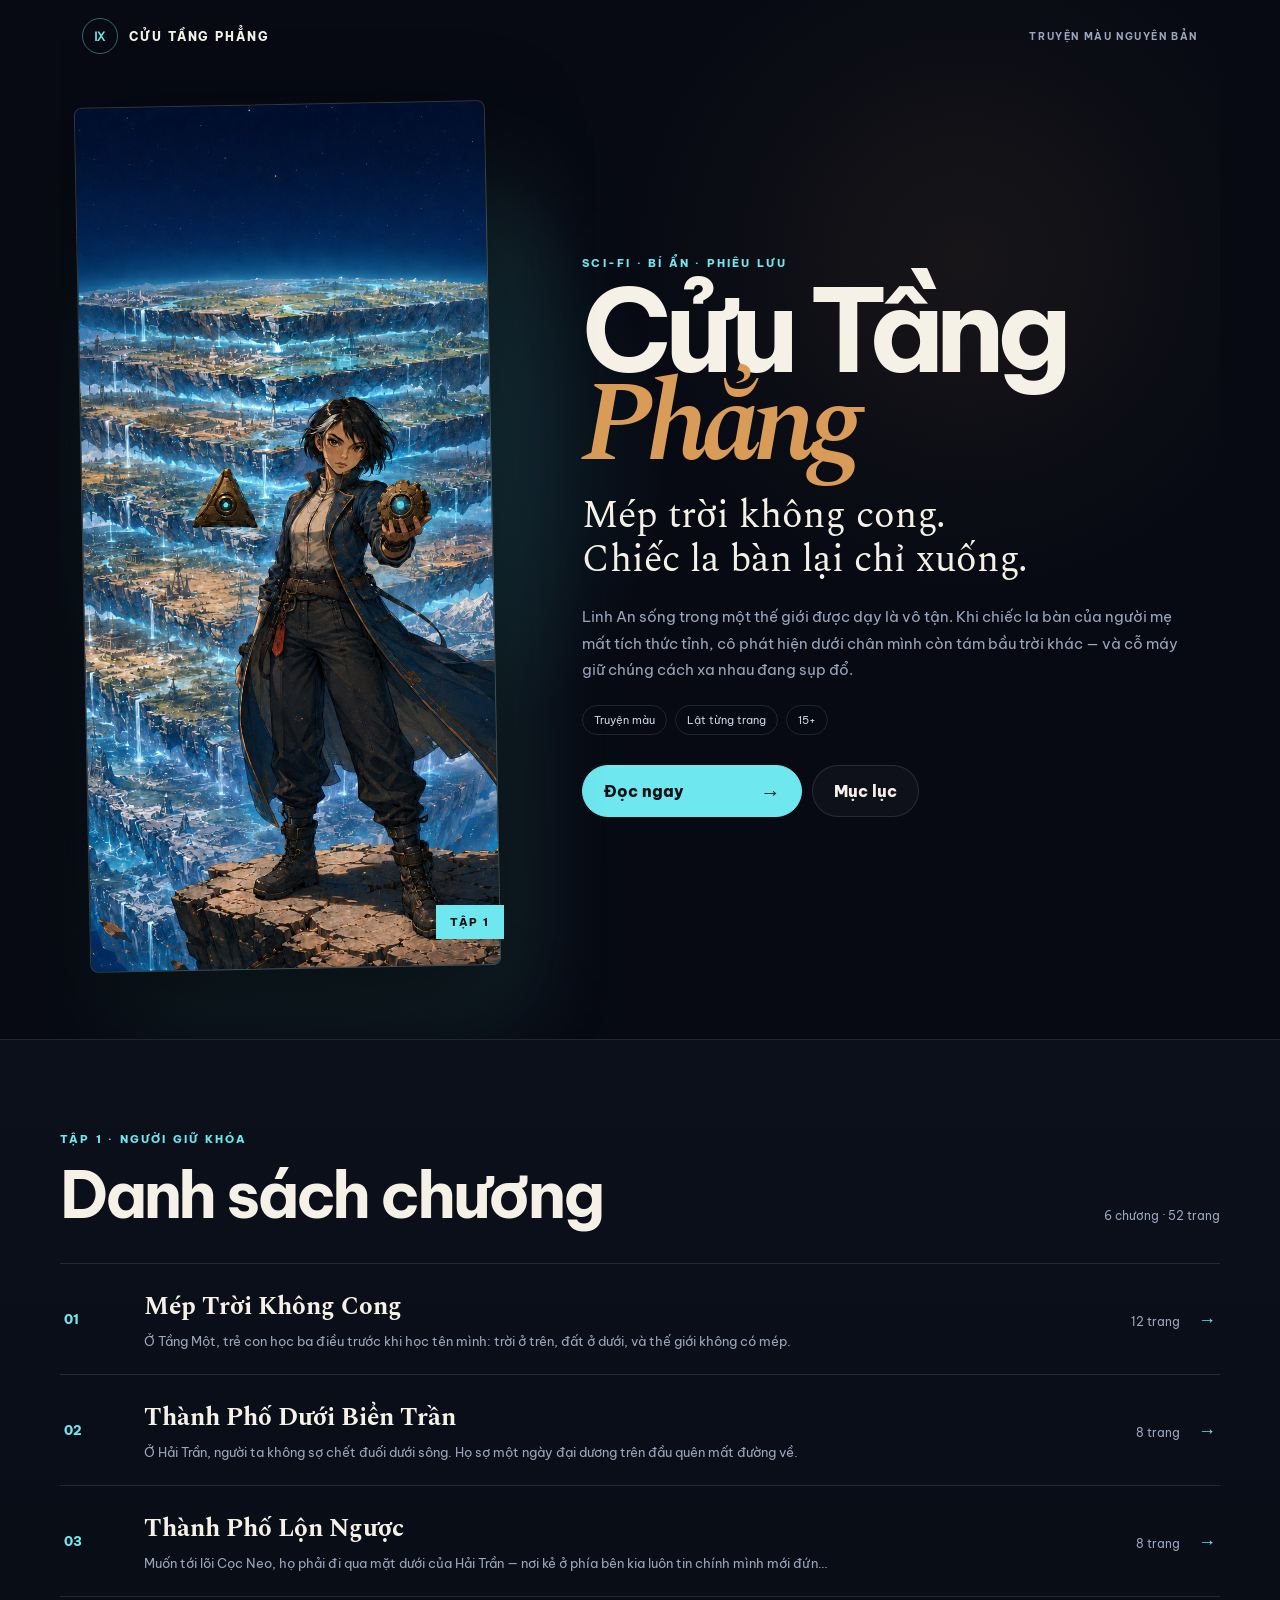
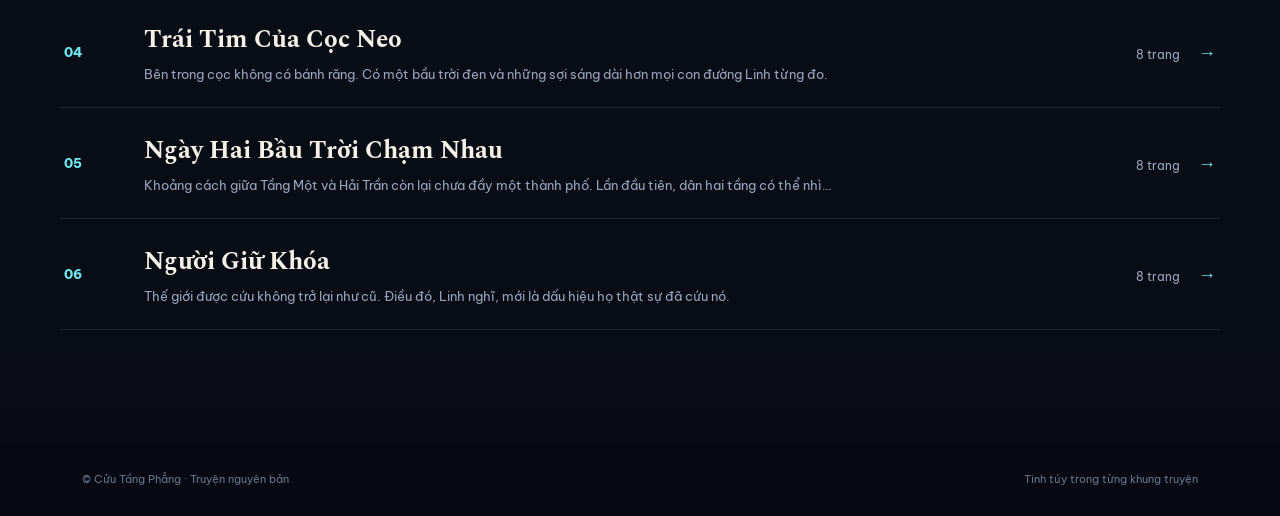
<file: index.html>
<!doctype html>
<html lang="vi">
<head>
  <meta charset="utf-8">
  <meta name="viewport" content="width=device-width, initial-scale=1, viewport-fit=cover">
  <meta name="theme-color" content="#070a13">
  <meta name="description" content="Đọc Cửu Tầng Phẳng — truyện tranh khoa học viễn tưởng màu về một thế giới gồm chín mặt phẳng chồng lên nhau.">
  <meta property="og:title" content="Cửu Tầng Phẳng — Tập 1">
  <meta property="og:description" content="Mép trời không cong. Chiếc la bàn lại chỉ xuống.">
  <meta property="og:image" content="cuu-tang-phang/assets/cover-webtoon.jpg">
  <title>Cửu Tầng Phẳng — Đọc truyện online</title>
  <link rel="preconnect" href="https://fonts.googleapis.com">
  <link rel="preconnect" href="https://fonts.gstatic.com" crossorigin>
  <link href="https://fonts.googleapis.com/css2?family=Be+Vietnam+Pro:wght@400;500;600;700;800&family=Spectral:ital,wght@0,600;1,600&display=swap" rel="stylesheet">
  <link rel="stylesheet" href="styles.css?v=reader-20260811-1">
</head>
<body>
  <header class="site-header">
    <a class="brand" href="#top" aria-label="Cửu Tầng Phẳng">
      <span class="brand-mark">Ⅸ</span>
      <span>CỬU TẦNG PHẲNG</span>
    </a>
    <span class="release-pill">TRUYỆN MÀU NGUYÊN BẢN</span>
  </header>

  <main id="top">
    <section class="series-hero" aria-labelledby="storyTitle">
      <div class="hero-atmosphere"></div>
      <div class="cover-frame">
        <img class="cover" src="cuu-tang-phang/assets/cover-webtoon.jpg" onerror="this.src='cuu-tang-phang/assets/cover.jpg'" alt="Bìa truyện Cửu Tầng Phẳng">
        <span class="cover-volume">TẬP 1</span>
      </div>
      <div class="series-copy">
        <p class="eyebrow">SCI-FI · BÍ ẨN · PHIÊU LƯU</p>
        <h1 id="storyTitle">Cửu Tầng <em>Phẳng</em></h1>
        <p class="tagline">Mép trời không cong.<br>Chiếc la bàn lại chỉ xuống.</p>
        <p class="synopsis">Linh An sống trong một thế giới được dạy là vô tận. Khi chiếc la bàn của người mẹ mất tích thức tỉnh, cô phát hiện dưới chân mình còn tám bầu trời khác — và cỗ máy giữ chúng cách xa nhau đang sụp đổ.</p>
        <div class="series-meta" aria-label="Thông tin truyện">
          <span>Truyện màu</span><span>Lật từng trang</span><span>15+</span>
        </div>
        <div class="hero-actions">
          <button class="read-cta" id="readButton" type="button">
            <span id="readButtonLabel">Đọc ngay</span><b aria-hidden="true">→</b>
          </button>
          <button class="quiet-button" id="chaptersButton" type="button">Mục lục</button>
        </div>
      </div>
    </section>

    <section class="episode-section" id="episodes" aria-labelledby="episodesTitle">
      <div class="section-heading">
        <div><p class="eyebrow">TẬP 1 · NGƯỜI GIỮ KHÓA</p><h2 id="episodesTitle">Danh sách chương</h2></div>
        <p id="releaseStatus">Đang phát hành</p>
      </div>
      <div class="episode-list" id="episodeList"></div>
    </section>
  </main>

  <footer class="site-footer">
    <span>© Cửu Tầng Phẳng · Truyện nguyên bản</span>
    <span>Tinh túy trong từng khung truyện</span>
  </footer>

  <section class="reader-overlay" id="readerOverlay" hidden aria-label="Trình đọc Cửu Tầng Phẳng">
    <div class="reader-progress-track" aria-hidden="true"><span id="readerProgressBar"></span></div>

    <div class="reader-viewport" id="readerViewport" tabindex="0">
      <article class="comic" id="comic" aria-live="polite"></article>
      <div class="chapter-end" id="chapterEnd" hidden>
        <span>ĐÃ ĐỌC ĐẾN TRANG MỚI NHẤT</span>
        <strong>Hẹn gặp lại ở trang tiếp theo.</strong>
        <button id="backToSeries" type="button">Về trang truyện</button>
      </div>
    </div>

    <nav class="reader-bottom" id="readerBottom" aria-label="Điều khiển trình đọc">
      <button class="reader-control reader-exit" id="exitReader" type="button" aria-label="Thoát trình đọc" title="Thoát">←</button>
      <button class="reader-control" id="prevPage" type="button" aria-label="Trang trước" title="Trang trước">‹</button>
      <span class="reader-status">
        <strong id="pageCounter" aria-live="polite">Trang 1 / 1</strong>
        <small id="readerChapterTitle">Chương 1</small>
      </span>
      <button class="reader-control" id="nextPage" type="button" aria-label="Trang sau" title="Trang sau">›</button>
      <button class="reader-control reader-menu" id="readerContents" type="button" aria-label="Mở mục lục" title="Mục lục">☰</button>
    </nav>

    <aside class="reader-drawer" id="readerDrawer" aria-hidden="true" aria-label="Mục lục">
      <div class="drawer-heading"><div><span>TẬP 1</span><strong>Người giữ khóa</strong></div><button id="closeDrawer" type="button" aria-label="Đóng mục lục">×</button></div>
      <div id="drawerChapters" class="drawer-chapters"></div>
    </aside>
    <button class="reader-scrim" id="readerScrim" type="button" hidden aria-label="Đóng mục lục"></button>
  </section>

  <script src="story-data.js?v=story-52"></script>
  <script src="app.js?v=reader-20260811-1"></script>
</body>
</html>
</file>
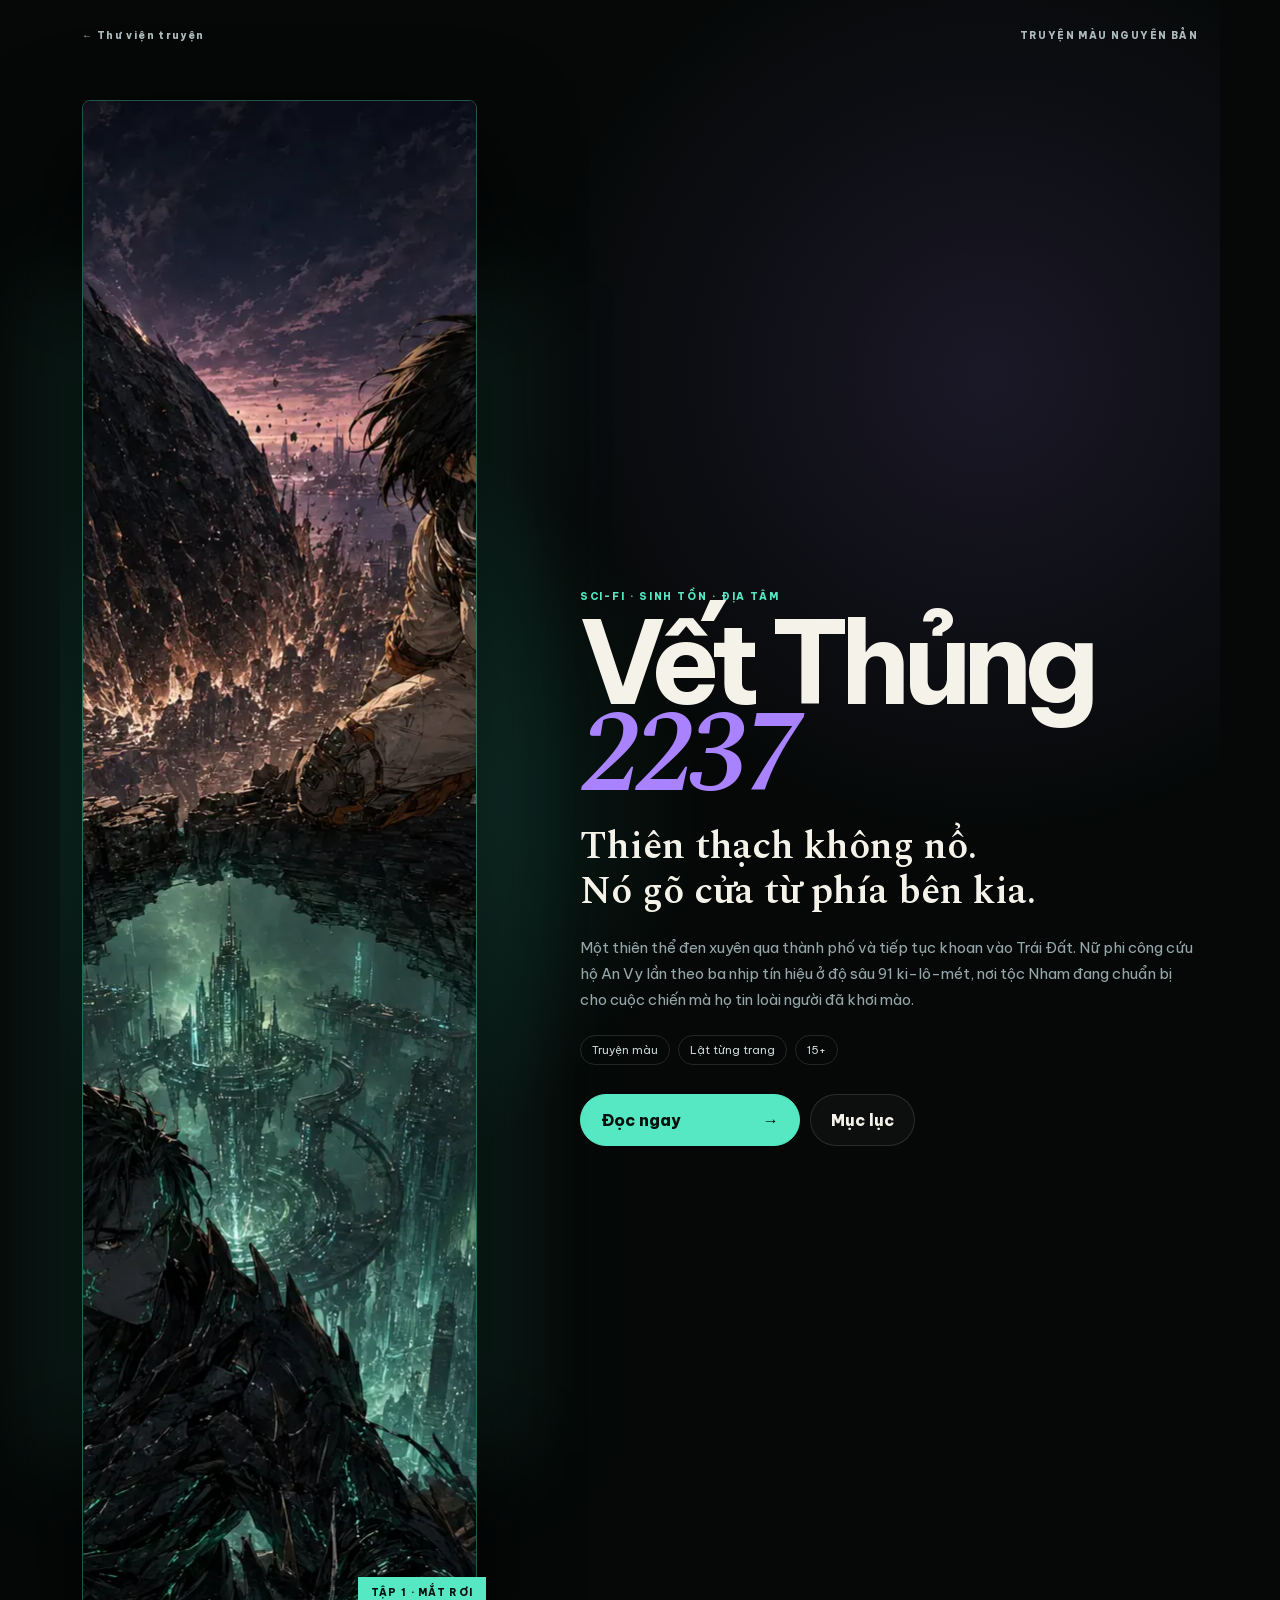
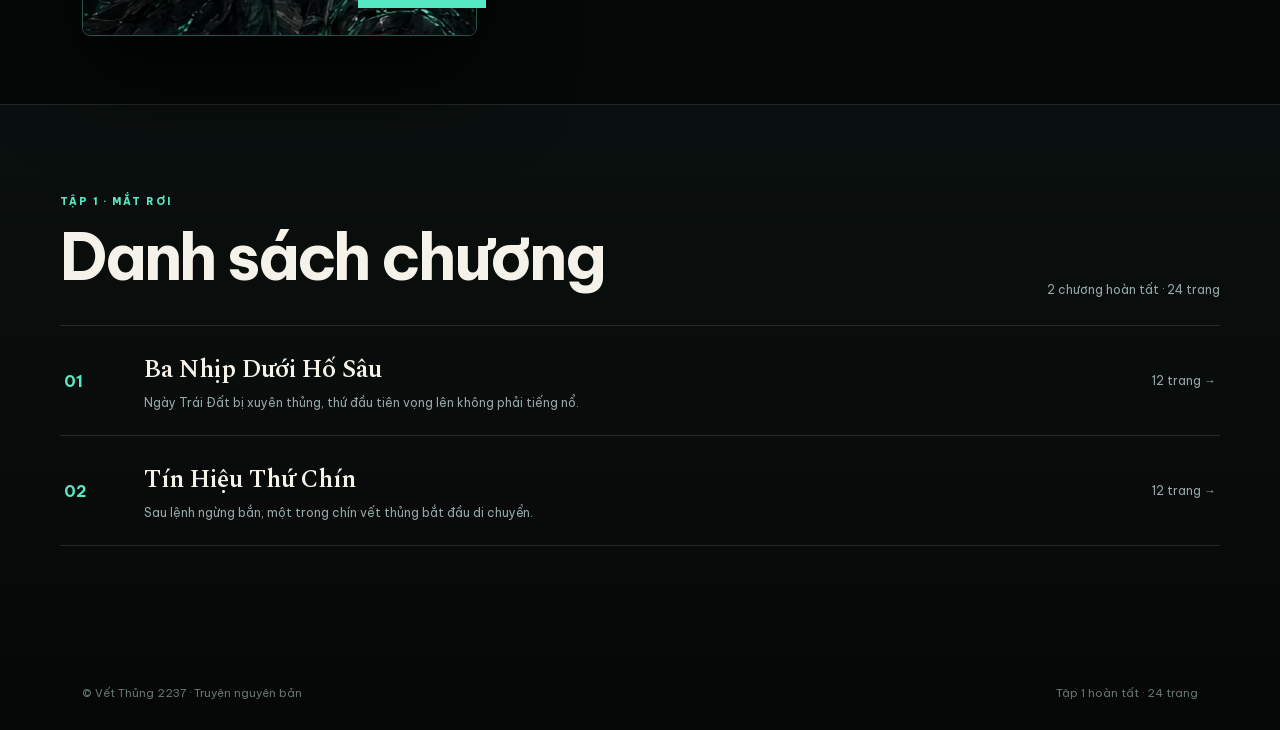
<file: vet-thung-2237/index.html>
<!doctype html>
<html lang="vi">
<head>
  <meta charset="utf-8">
  <meta name="viewport" content="width=device-width, initial-scale=1, viewport-fit=cover">
  <meta http-equiv="Content-Security-Policy" content="default-src 'self'; base-uri 'self'; object-src 'none'; form-action 'self'; frame-src 'none'; connect-src 'self'; img-src 'self' data:; font-src 'self'; style-src 'self' 'unsafe-inline'; script-src 'self' 'sha256-JNAB8aAT7MXeNVJi74yA/XBd9LO7FicerxfUnE+mvEQ='; worker-src 'self'; upgrade-insecure-requests">
  <meta name="theme-color" content="#050807">
  <meta name="mobile-web-app-capable" content="yes">
  <meta name="apple-mobile-web-app-capable" content="yes">
  <meta name="apple-mobile-web-app-status-bar-style" content="black-translucent">
  <meta name="apple-mobile-web-app-title" content="Vết Thủng 2237">
  <meta name="robots" content="index,follow,max-image-preview:large">
  <meta name="description" content="Đọc trọn Tập 1 Vết Thủng 2237 — 24 trang truyện màu về An Vy, tộc Nham và thiên thể xuyên thủng Trái Đất.">
  <link rel="canonical" href="https://tupm96.github.io/truyen/vet-thung-2237/">
  <link rel="home" href="../">
  <link rel="manifest" href="manifest.webmanifest?v=volume-01-complete-20260813">
  <link rel="icon" href="assets/icon-192.svg?v=pwa-20260812" type="image/svg+xml" sizes="192x192">
  <link rel="apple-touch-icon" href="assets/icon-192.png?v=pwa-20260812" sizes="192x192">
  <link rel="preload" as="image" type="image/webp" href="assets/cover.webp?v=cover-20260812" fetchpriority="high">
  <meta property="og:type" content="website">
  <meta property="og:locale" content="vi_VN">
  <meta property="og:site_name" content="Thư viện truyện TUPM96">
  <meta property="og:title" content="Vết Thủng 2237 — Tập 1: Mắt Rơi">
  <meta property="og:description" content="Đọc trọn Tập 1 gồm 2 chương, 24 trang: An Vy và Kha-Ruun lần theo tín hiệu thứ chín dưới Thái Bình Dương.">
  <meta property="og:url" content="https://tupm96.github.io/truyen/vet-thung-2237/">
  <meta property="og:image" content="https://tupm96.github.io/truyen/vet-thung-2237/assets/share-cover.jpg">
  <meta property="og:image:secure_url" content="https://tupm96.github.io/truyen/vet-thung-2237/assets/share-cover.jpg">
  <meta property="og:image:type" content="image/jpeg">
  <meta property="og:image:width" content="1200">
  <meta property="og:image:height" content="630">
  <meta property="og:image:alt" content="Bìa Vết Thủng 2237 với An Vy, Kha-Ruun và Nham Cung">
  <meta name="twitter:card" content="summary_large_image">
  <meta name="twitter:title" content="Vết Thủng 2237 — Tập 1: Mắt Rơi">
  <meta name="twitter:description" content="Đọc trọn Tập 1 gồm 2 chương, 24 trang truyện màu khoa học viễn tưởng.">
  <meta name="twitter:image" content="https://tupm96.github.io/truyen/vet-thung-2237/assets/share-cover.jpg">
  <meta name="twitter:image:alt" content="Bìa Vết Thủng 2237 với An Vy, Kha-Ruun và Nham Cung">
  <title>Vết Thủng 2237 — Tập 1: Mắt Rơi</title>
  <script type="application/ld+json">
    {
      "@context": "https://schema.org",
      "@type": "ComicStory",
      "name": "Vết Thủng 2237 — Tập 1: Mắt Rơi",
      "description": "Tập truyện màu 24 trang về thiên thể Mắt Rơi xuyên thủng Trái Đất và cuộc xung đột giữa loài người với tộc Nham.",
      "url": "https://tupm96.github.io/truyen/vet-thung-2237/",
      "image": "https://tupm96.github.io/truyen/vet-thung-2237/assets/share-cover.jpg",
      "inLanguage": "vi",
      "genre": ["Khoa học viễn tưởng", "Sinh tồn", "Địa tâm"],
      "contentRating": "15+",
      "isAccessibleForFree": true,
      "creativeWorkStatus": "Published",
      "position": 1,
      "isPartOf": {"@type": "CreativeWorkSeries", "name": "Tập 1 — Mắt Rơi"},
      "character": [
        {"@type": "Person", "name": "An Vy"},
        {"@type": "Person", "name": "Kha-Ruun"}
      ]
    }
  </script>
  <link rel="stylesheet" href="styles.css?v=reader-share-capability-20260812">
</head>
<body>
  <header class="site-header">
    <a class="back-link" href="../" rel="home">← Thư viện truyện</a>
    <span>TRUYỆN MÀU NGUYÊN BẢN</span>
  </header>

  <main>
    <section class="hero">
      <div class="cover-wrap">
        <picture><source srcset="assets/cover.webp?v=cover-20260812" type="image/webp"><img src="assets/cover.png" alt="Bìa Vết Thủng 2237" width="1024" height="1536" decoding="async" fetchpriority="high"></picture>
        <span>TẬP 1 · MẮT RƠI</span>
      </div>
      <div class="hero-copy">
        <p class="eyebrow">SCI-FI · SINH TỒN · ĐỊA TÂM</p>
        <h1>Vết Thủng <em>2237</em></h1>
        <p class="tagline">Thiên thạch không nổ.<br>Nó gõ cửa từ phía bên kia.</p>
        <p class="synopsis">Một thiên thể đen xuyên qua thành phố và tiếp tục khoan vào Trái Đất. Nữ phi công cứu hộ An Vy lần theo ba nhịp tín hiệu ở độ sâu 91 ki-lô-mét, nơi tộc Nham đang chuẩn bị cho cuộc chiến mà họ tin loài người đã khơi mào.</p>
        <div class="meta"><span>Truyện màu</span><span>Lật từng trang</span><span>15+</span></div>
        <div class="actions">
          <button id="readButton" type="button"><span id="readLabel">Đọc ngay</span><b>→</b></button>
          <a href="#chapters">Mục lục</a>
        </div>
      </div>
    </section>

    <section class="chapters" id="chapters">
      <div class="chapter-heading"><div><p class="eyebrow">TẬP 1 · MẮT RƠI</p><h2>Danh sách chương</h2></div><span id="releaseStatus"></span></div>
      <button class="chapter-row" type="button" data-start-page="1"><b>01</b><span><strong>Ba Nhịp Dưới Hố Sâu</strong><small>Ngày Trái Đất bị xuyên thủng, thứ đầu tiên vọng lên không phải tiếng nổ.</small></span><i data-chapter-pages>12 trang →</i></button>
      <button class="chapter-row" type="button" data-start-page="13"><b>02</b><span><strong>Tín Hiệu Thứ Chín</strong><small>Sau lệnh ngừng bắn, một trong chín vết thủng bắt đầu di chuyển.</small></span><i data-chapter-pages>12 trang →</i></button>
    </section>
  </main>

  <footer><span>© Vết Thủng 2237 · Truyện nguyên bản</span><span>Tập 1 hoàn tất · 24 trang</span></footer>

  <section class="reader" id="reader" hidden role="dialog" aria-modal="true" aria-labelledby="readerTitle" aria-describedby="readerInstructions">
    <h2 class="sr-only" id="readerTitle">Trình đọc Vết Thủng 2237</h2>
    <p class="sr-only" id="readerInstructions">Dùng phím mũi tên trái và phải để lật trang, phím Home và End để về đầu hoặc cuối chương, phím Escape để thoát.</p>
    <div class="progress"><span id="progressBar"></span></div>
    <div class="reader-stage" id="readerStage" tabindex="0">
      <article id="comic"></article>
      <button class="tap-zone tap-left" id="tapLeft" type="button" tabindex="-1" aria-hidden="true" aria-label="Trang trước"></button>
      <button class="tap-zone tap-right" id="tapRight" type="button" tabindex="-1" aria-hidden="true" aria-label="Trang sau"></button>
    </div>
    <nav class="reader-nav" id="readerNav" aria-label="Điều khiển đọc truyện">
      <button id="closeReader" type="button" aria-label="Thoát trình đọc">×</button>
      <button id="sharePage" type="button" aria-label="Chia sẻ trang hiện tại" title="Chia sẻ trang">↗</button>
      <button id="printPage" type="button" aria-label="In hoặc lưu trang hiện tại" title="In hoặc lưu trang">⎙</button>
      <button id="prevPage" type="button" aria-label="Trang trước">‹</button>
      <span id="pageCounter" aria-live="polite" aria-label="Trang 1 trên 24">1 / 24</span>
      <button id="nextPage" type="button" aria-label="Trang sau" title="Trang sau">›</button>
      <span class="sr-only" id="shareStatus" aria-live="polite"></span>
    </nav>
  </section>

  <script src="story-data.js?v=volume-01-complete-20260813"></script>
  <script src="app.js?v=background-image-timeout-20260814"></script>
</body>
</html>
</file>
<file: styles.css>
:root {
  color-scheme: dark;
  --bg: #070a13;
  --ink: #f6f1e7;
  --muted: #9aa6bc;
  --cyan: #6ee7ef;
  --copper: #d89b58;
  --line: rgba(255,255,255,.11);
  --max: 1160px;
}

* { box-sizing: border-box; }
html { scroll-behavior: smooth; }
body { margin: 0; color: var(--ink); background: var(--bg); font-family: "Be Vietnam Pro", sans-serif; }
body.reader-open { overflow: hidden; }
button, a { color: inherit; font: inherit; }
button { cursor: pointer; }
a { text-decoration: none; }

.site-header { position: absolute; inset: 0 0 auto; z-index: 5; display: flex; align-items: center; justify-content: space-between; height: 72px; max-width: var(--max); margin: auto; padding: 0 22px; }
.brand { display: flex; align-items: center; gap: 11px; font-size: 12px; font-weight: 800; letter-spacing: .16em; }
.brand-mark { display: grid; place-items: center; width: 36px; height: 36px; color: var(--cyan); border: 1px solid rgba(110,231,239,.42); border-radius: 50%; }
.release-pill { color: var(--muted); font-size: 10px; font-weight: 700; letter-spacing: .16em; }

.series-hero { position: relative; display: grid; grid-template-columns: minmax(300px,.8fr) minmax(390px,1.2fr); align-items: center; gap: clamp(34px,7vw,96px); min-height: 100svh; max-width: var(--max); margin: auto; padding: 104px 22px 70px; overflow: hidden; }
.hero-atmosphere { position: absolute; inset: 0; z-index: -1; background: radial-gradient(circle at 24% 44%, rgba(59,211,222,.18), transparent 31%), radial-gradient(circle at 78% 25%, rgba(216,155,88,.08), transparent 28%); }
.cover-frame { position: relative; width: min(100%,420px); justify-self: center; }
.cover-frame::before { content: ""; position: absolute; inset: 9% -7% -5% 8%; z-index: -1; background: rgba(110,231,239,.17); filter: blur(48px); }
.cover { display: block; width: 100%; aspect-ratio: 864/1821; object-fit: cover; border: 1px solid rgba(255,255,255,.18); border-radius: 8px; box-shadow: 0 34px 90px rgba(0,0,0,.7); transform: rotate(-1.1deg); }
.cover-volume { position: absolute; right: -11px; bottom: 30px; padding: 10px 14px; color: #061013; background: var(--cyan); font-size: 11px; font-weight: 800; letter-spacing: .13em; }
.eyebrow { margin: 0; color: var(--cyan); font-size: 11px; font-weight: 800; letter-spacing: .2em; }
.series-copy h1 { max-width: 760px; margin: 13px 0 22px; font-size: clamp(68px,9vw,130px); line-height: .82; letter-spacing: -.07em; }
.series-copy h1 em { display: block; color: var(--copper); font-family: Spectral, serif; font-weight: 600; }
.tagline { margin: 0 0 22px; font-family: Spectral, serif; font-size: clamp(25px,3vw,40px); line-height: 1.15; }
.synopsis { max-width: 680px; color: var(--muted); font-size: 15px; line-height: 1.75; }
.series-meta { display: flex; flex-wrap: wrap; gap: 8px; margin-top: 22px; }
.series-meta span { padding: 7px 11px; color: #cbd4e4; border: 1px solid var(--line); border-radius: 999px; font-size: 11px; }
.hero-actions { display: flex; flex-wrap: wrap; gap: 10px; margin-top: 30px; }
.read-cta, .quiet-button { min-height: 52px; padding: 0 21px; border-radius: 999px; font-weight: 800; }
.read-cta { display: flex; align-items: center; justify-content: space-between; gap: 54px; min-width: 220px; color: #061013; background: var(--cyan); border: 1px solid var(--cyan); }
.read-cta b { font-size: 20px; }
.quiet-button { background: rgba(255,255,255,.03); border: 1px solid var(--line); }
.read-cta:hover { filter: brightness(1.08); }
.quiet-button:hover { border-color: rgba(110,231,239,.55); }

.new-series { display: grid; grid-template-columns: minmax(250px,.68fr) minmax(360px,1.32fr); align-items: center; gap: clamp(36px,8vw,108px); padding: 96px max(22px,calc((100vw - var(--max))/2)); background: radial-gradient(circle at 19% 50%,rgba(29,215,178,.13),transparent 28%),linear-gradient(135deg,#08100f,#0c0914 64%,#070a13); border-block: 1px solid var(--line); }
.new-series-art { position: relative; width: min(100%,360px); justify-self: center; }
.new-series-art::before { content:""; position:absolute; inset:12% -10%; z-index:0; background:rgba(34,220,188,.17); filter:blur(54px); }
.new-series-art img { position:relative; z-index:1; display:block; width:100%; aspect-ratio:2/3; object-fit:cover; border:1px solid rgba(99,242,210,.3); border-radius:8px; box-shadow:0 34px 90px rgba(0,0,0,.72); }
.new-series-art span { position:absolute; right:-10px; bottom:28px; z-index:2; padding:9px 13px; color:#05110e; background:#55e8c3; font-size:10px; font-weight:800; letter-spacing:.14em; }
.new-series-copy h2 { margin:12px 0 20px; font-size:clamp(55px,7vw,104px); line-height:.88; letter-spacing:-.065em; }
.new-series-copy h2 em { display:block; color:#a983ff; font-family:Spectral,serif; font-weight:600; }
.new-series-copy > p:not(.eyebrow,.new-series-tagline) { max-width:690px; color:var(--muted); font-size:15px; line-height:1.75; }
.new-series-tagline { margin:0 0 20px; font-family:Spectral,serif; font-size:clamp(24px,3vw,38px); line-height:1.16; }
.new-series-cta { display:inline-flex; align-items:center; justify-content:space-between; gap:54px; min-width:245px; min-height:52px; margin-top:28px; padding:0 20px; color:#06110e; background:#55e8c3; border-radius:999px; font-weight:800; }
.new-series-cta:hover { filter:brightness(1.08); }

.episode-section { padding: 92px max(22px,calc((100vw - var(--max))/2)) 112px; background: linear-gradient(180deg,#0b101b,#080b13); border-top: 1px solid var(--line); }
.section-heading { display: flex; align-items: end; justify-content: space-between; gap: 20px; margin-bottom: 28px; }
.section-heading h2 { margin: 8px 0 0; font-size: clamp(36px,5vw,64px); letter-spacing: -.05em; }
.section-heading > p { color: var(--muted); font-size: 12px; }
.episode-list { display: grid; border-top: 1px solid var(--line); }
.episode-row { display: grid; grid-template-columns: 60px 1fr auto; align-items: center; gap: 20px; width: 100%; padding: 24px 4px; text-align: left; background: transparent; border: 0; border-bottom: 1px solid var(--line); }
.episode-row:hover { background: rgba(255,255,255,.025); }
.episode-number { color: var(--cyan); font-size: 13px; font-weight: 800; }
.episode-copy { display: grid; gap: 7px; }
.episode-copy strong { font-family: Spectral,serif; font-size: 25px; }
.episode-copy small { max-width: 690px; overflow: hidden; color: var(--muted); white-space: nowrap; text-overflow: ellipsis; }
.episode-pages { color: var(--muted); font-size: 12px; }
.episode-pages b { margin-left: 15px; color: var(--cyan); font-size: 18px; }
.site-footer { display: flex; justify-content: space-between; gap: 20px; max-width: var(--max); margin: auto; padding: 30px 22px; color: #69758a; font-size: 11px; }

.reader-overlay { position: fixed; inset: 0; z-index: 100; width: 100%; height: 100dvh; color: #fff; background: #020305; overscroll-behavior: none; }
.reader-overlay[hidden] { display: none; }
.reader-progress-track { position: fixed; inset: 0 0 auto; z-index: 105; height: 3px; background: rgba(255,255,255,.08); }
.reader-progress-track span { display: block; width: 0; height: 100%; background: var(--cyan); transition: width .2s ease; }
.reader-viewport { display: grid; grid-template-rows: minmax(0,1fr); place-items: center; width: 100%; height: 100dvh; min-height: 0; padding: 4px 64px calc(82px + env(safe-area-inset-bottom)); overflow: hidden; outline: none; overscroll-behavior: none; touch-action: pan-y; user-select: none; }
.comic { display: grid; grid-template-rows: minmax(0,1fr); place-items: center; width: 100%; height: 100%; min-height: 0; margin: 0 auto; overflow: hidden; background: #020305; }
.comic-page { position: relative; display: none; place-items: center; width: 100%; height: 100%; min-height: 0; margin: 0; overflow: hidden; background: #05070b; }
.reader-overlay[data-mode="paged"] .comic-page.active-page { display: grid; place-items: center; }
.page-art { display: block; width: auto; max-width: 100%; height: auto; max-height: calc(100dvh - 90px - env(safe-area-inset-bottom)); min-height: 0; object-fit: contain; background: #05070b; box-shadow: 0 18px 70px rgba(0,0,0,.45); }
.reader-bottom { position: fixed; left: 50%; bottom: max(10px,env(safe-area-inset-bottom)); z-index: 104; display: grid; grid-template-columns: 44px 44px minmax(116px,1fr) 44px 44px; align-items: center; gap: 5px; width: min(440px,calc(100vw - 24px)); padding: 6px; background: rgba(11,15,22,.82); border: 1px solid rgba(255,255,255,.13); border-radius: 20px; box-shadow: 0 14px 50px rgba(0,0,0,.42); transform: translateX(-50%); backdrop-filter: blur(18px) saturate(1.2); transition: width .22s ease,background .22s ease,border-color .22s ease; }
.reader-bottom[hidden] { display: none; }
.reader-control { display: grid; place-items: center; width: 44px; height: 44px; padding: 0; color: #f1f5fb; background: rgba(255,255,255,.055); border: 1px solid rgba(255,255,255,.09); border-radius: 14px; font-size: 24px; line-height: 1; transition: background .16s ease,border-color .16s ease,opacity .16s ease; }
.reader-control:hover { background: rgba(110,231,239,.12); border-color: rgba(110,231,239,.38); }
.reader-control:disabled { cursor: default; opacity: .24; }
.reader-exit { font-size: 19px; }
.reader-menu { color: var(--cyan); font-size: 20px; }
.reader-status { display: grid; min-width: 0; text-align: center; pointer-events: none; }
.reader-status strong { color: #f4f7fb; font-size: 12px; font-weight: 800; white-space: nowrap; }
.reader-status small { margin-top: 3px; overflow: hidden; color: #8f9bad; font-size: 9px; white-space: nowrap; text-overflow: ellipsis; }
.controls-hidden .reader-bottom { grid-template-columns: 0 0 minmax(116px,1fr) 0 0; width: 148px; background: rgba(11,15,22,.62); border-color: rgba(255,255,255,.08); }
.controls-hidden .reader-control { width: 0; overflow: hidden; opacity: 0; pointer-events: none; border-width: 0; }
.chapter-end { width: min(100%,864px); margin: 0 auto; padding: 72px 20px calc(86px + env(safe-area-inset-bottom)); text-align: center; background: #070a10; }
.chapter-end span { display: block; color: var(--cyan); font-size: 9px; font-weight: 800; letter-spacing: .18em; }
.chapter-end strong { display: block; margin: 10px 0 24px; font-family: Spectral,serif; font-size: 28px; }
.chapter-end button { padding: 12px 18px; color: #061013; background: var(--cyan); border: 0; border-radius: 999px; font-weight: 800; }

.reader-drawer { position: fixed; inset: 0 0 0 auto; z-index: 108; width: min(410px,92vw); padding: max(24px,env(safe-area-inset-top)) 20px 28px; overflow: auto; background: #0b1019; border-left: 1px solid rgba(255,255,255,.12); transform: translateX(105%); transition: transform .24s ease; }
.reader-drawer.open { transform: none; }
.drawer-heading { display: flex; align-items: start; justify-content: space-between; gap: 20px; padding-bottom: 24px; border-bottom: 1px solid var(--line); }
.drawer-heading > div { display: grid; gap: 5px; }
.drawer-heading span { color: var(--cyan); font-size: 9px; font-weight: 800; letter-spacing: .18em; }
.drawer-heading strong { font-family: Spectral,serif; font-size: 28px; }
.drawer-heading button { width: 40px; height: 40px; color: #fff; background: transparent; border: 1px solid var(--line); border-radius: 50%; font-size: 23px; }
.drawer-chapters { display: grid; margin-top: 12px; }
.drawer-chapters button { display: grid; gap: 5px; padding: 18px 6px; color: #fff; text-align: left; background: transparent; border: 0; border-bottom: 1px solid var(--line); }
.drawer-chapters button span,.drawer-chapters button small { color: var(--muted); font-size: 9px; }
.drawer-chapters button strong { font-size: 15px; }
.reader-scrim { position: fixed; inset: 0; z-index: 107; width: 100%; height: 100%; background: rgba(0,0,0,.67); border: 0; backdrop-filter: blur(4px); }
.reader-scrim[hidden] { display: none; }

@media (max-width: 760px) {
  .site-header { height: 62px; }
  .release-pill { display: none; }
  .series-hero { grid-template-columns: 1fr; padding-top: 82px; text-align: center; }
  .cover-frame { width: min(75vw,350px); }
  .series-copy h1 { margin-inline: auto; font-size: clamp(64px,21vw,100px); }
  .synopsis { margin-inline: auto; }
  .series-meta,.hero-actions { justify-content: center; }
  .new-series { grid-template-columns:1fr; text-align:center; }
  .new-series-art { width:min(72vw,330px); }
  .new-series-copy > p { margin-inline:auto; }
  .new-series-copy .series-meta { justify-content:center; }
  .section-heading { align-items: start; flex-direction: column; }
  .episode-row { grid-template-columns: 40px 1fr; gap: 13px; }
  .episode-pages { display: none; }
  .episode-copy strong { font-size: 21px; }
  .site-footer { flex-direction: column; }
  .reader-viewport { padding: 3px 3px calc(76px + env(safe-area-inset-bottom)); }
  .page-art { max-height: calc(100dvh - 82px - env(safe-area-inset-bottom)); }
  .reader-bottom { bottom: max(8px,env(safe-area-inset-bottom)); grid-template-columns: 42px 42px minmax(94px,1fr) 42px 42px; gap: 3px; width: calc(100vw - 16px); padding: 5px; border-radius: 18px; }
  .reader-control { width: 42px; height: 42px; border-radius: 13px; }
}

@media (prefers-reduced-motion: reduce) {
  * { scroll-behavior: auto !important; transition: none !important; }
}
</file>
<file: vet-thung-2237/styles.css>
@font-face { font-family:"VT Be Vietnam Pro"; font-style:normal; font-weight:400; font-display:swap; src:url("assets/fonts/be-vietnam-pro-400.woff2") format("woff2"); }
@font-face { font-family:"VT Be Vietnam Pro"; font-style:normal; font-weight:500; font-display:swap; src:url("assets/fonts/be-vietnam-pro-500.woff2") format("woff2"); }
@font-face { font-family:"VT Be Vietnam Pro"; font-style:normal; font-weight:600; font-display:swap; src:url("assets/fonts/be-vietnam-pro-600.woff2") format("woff2"); }
@font-face { font-family:"VT Be Vietnam Pro"; font-style:normal; font-weight:700; font-display:swap; src:url("assets/fonts/be-vietnam-pro-700.woff2") format("woff2"); }
@font-face { font-family:"VT Be Vietnam Pro"; font-style:normal; font-weight:800; font-display:swap; src:url("assets/fonts/be-vietnam-pro-800.woff2") format("woff2"); }
@font-face { font-family:"VT Spectral"; font-style:normal; font-weight:600; font-display:swap; src:url("assets/fonts/spectral-600.woff2") format("woff2"); }
@font-face { font-family:"VT Spectral"; font-style:italic; font-weight:600; font-display:swap; src:url("assets/fonts/spectral-600-italic.woff2") format("woff2"); }
:root { color-scheme:dark; --bg:#050807; --ink:#f4f2e9; --muted:#96a7aa; --green:#55e8c3; --violet:#a983ff; --line:rgba(255,255,255,.12); --max:1160px; }
* { box-sizing:border-box; }
.sr-only { position:absolute!important; width:1px!important; height:1px!important; padding:0!important; margin:-1px!important; overflow:hidden!important; clip:rect(0,0,0,0)!important; white-space:nowrap!important; border:0!important; }
html { scroll-behavior:smooth; }
body { margin:0; color:var(--ink); background:var(--bg); font-family:"VT Be Vietnam Pro","Noto Sans","Segoe UI",Arial,sans-serif; font-size-adjust:.53; }
body.reader-open { overflow:hidden; }
button,a { color:inherit; font:inherit; }
button { cursor:pointer; }
a { text-decoration:none; }
.site-header { position:absolute; inset:0 0 auto; z-index:4; display:flex; align-items:center; justify-content:space-between; max-width:var(--max); height:70px; margin:auto; padding:0 22px; color:#aebbbd; font-size:10px; font-weight:800; letter-spacing:.14em; }
.back-link:hover { color:var(--green); }
.hero { position:relative; display:grid; grid-template-columns:minmax(290px,.78fr) minmax(400px,1.22fr); align-items:center; gap:clamp(38px,8vw,105px); min-height:100svh; max-width:var(--max); margin:auto; padding:100px 22px 68px; }
.hero::before { content:""; position:absolute; inset:0; z-index:-1; background:radial-gradient(circle at 22% 47%,rgba(53,232,190,.17),transparent 30%),radial-gradient(circle at 80% 22%,rgba(169,131,255,.13),transparent 29%); }
.cover-wrap { position:relative; width:min(100%,410px); justify-self:center; }
.cover-wrap::before { content:""; position:absolute; inset:12% -8%; z-index:-1; background:rgba(73,237,199,.15); filter:blur(52px); }
.cover-wrap img { display:block; width:100%; aspect-ratio:2/3; object-fit:cover; border:1px solid rgba(85,232,195,.35); border-radius:8px; box-shadow:0 36px 95px rgba(0,0,0,.75); }
.cover-wrap span { position:absolute; right:-9px; bottom:28px; padding:9px 13px; color:#05110e; background:var(--green); font-size:10px; font-weight:800; letter-spacing:.13em; }
.eyebrow { margin:0; color:var(--green); font-size:10px; font-weight:800; letter-spacing:.19em; }
.hero h1 { margin:12px 0 22px; font-size:clamp(67px,9vw,128px); line-height:.82; letter-spacing:-.075em; }
.hero h1 em { display:block; color:var(--violet); font-family:"VT Spectral",Georgia,"Times New Roman",serif; font-size-adjust:.454; font-weight:600; }
.tagline { margin:0 0 21px; font-family:"VT Spectral",Georgia,"Times New Roman",serif; font-size:clamp(26px,3vw,40px); font-size-adjust:.454; line-height:1.15; }
.synopsis { max-width:680px; color:var(--muted); font-size:15px; line-height:1.75; }
.meta { display:flex; flex-wrap:wrap; gap:8px; margin-top:22px; }
.meta span { padding:7px 11px; color:#cdd9d9; border:1px solid var(--line); border-radius:999px; font-size:11px; }
.actions { display:flex; flex-wrap:wrap; gap:10px; margin-top:29px; }
.actions button,.actions a { display:flex; align-items:center; justify-content:space-between; min-height:52px; padding:0 20px; border-radius:999px; font-weight:800; }
.actions button { gap:60px; min-width:220px; color:#04110d; background:var(--green); border:1px solid var(--green); }
.actions a { background:rgba(255,255,255,.03); border:1px solid var(--line); }
.chapters { padding:90px max(22px,calc((100vw - var(--max))/2)) 110px; background:linear-gradient(#0a100f,#070908); border-top:1px solid var(--line); }
.chapter-heading { display:flex; align-items:end; justify-content:space-between; gap:20px; margin-bottom:28px; }
.chapter-heading h2 { margin:8px 0 0; font-size:clamp(38px,5vw,64px); letter-spacing:-.05em; }
.chapter-heading > span { color:var(--muted); font-size:12px; }
.chapter-row { display:grid; grid-template-columns:60px 1fr auto; align-items:center; gap:20px; width:100%; padding:25px 4px; color:var(--ink); text-align:left; background:transparent; border:0; border-block:1px solid var(--line); }
.chapter-row > b { color:var(--green); }
.chapter-row > span { display:grid; gap:6px; }
.chapter-row strong { font-family:"VT Spectral",Georgia,"Times New Roman",serif; font-size:25px; font-size-adjust:.454; }
.chapter-row small,.chapter-row i { color:var(--muted); font-size:12px; font-style:normal; }
.chapter-row + .chapter-row { border-top:0; }
.chapter-row:hover,.chapter-row:focus-visible { background:rgba(85,232,195,.045); }
.chapter-row:focus-visible { outline:2px solid var(--violet); outline-offset:4px; }
footer { display:flex; justify-content:space-between; gap:20px; max-width:var(--max); margin:auto; padding:30px 22px; color:#677575; font-size:11px; }
.reader { position:fixed; inset:0; z-index:100; width:100%; height:100vh; height:100dvh; color:#fff; background:#010202; }
.reader[hidden] { display:none; }
.progress { position:fixed; inset:max(0px,env(safe-area-inset-top)) 0 auto; z-index:106; height:3px; background:rgba(255,255,255,.09); }
.progress span { display:block; height:100%; background:var(--green); transition:width .2s ease; }
.reader-nav button { position:relative; display:grid; place-items:center; width:42px; height:42px; color:#fff; background:rgba(16,23,22,.88); border:1px solid rgba(255,255,255,.15); border-radius:50%; font-size:20px; line-height:1; text-size-adjust:none; -webkit-text-size-adjust:none; }
.reader-stage { position:relative; display:grid; place-items:center; width:100%; height:100vh; height:100dvh; padding:max(4px,env(safe-area-inset-top)) max(66px,env(safe-area-inset-right)) max(64px,calc(env(safe-area-inset-bottom) + 54px)) max(66px,env(safe-area-inset-left)); overflow:hidden; outline:none; user-select:none; touch-action:pan-y pinch-zoom; }
.reader-stage:focus-visible { box-shadow:inset 0 0 0 2px rgba(85,232,195,.72); }
#comic { width:100%; height:100%; }
.comic-page { position:relative; display:none; width:100%; height:100%; place-items:center; }
.comic-page.active { display:grid; }
.comic-page img { display:block; width:auto; max-width:100%; height:100%; object-fit:contain; }
.comic-page.load-failed img { visibility:hidden; }
.page-error { position:absolute; top:50%; left:50%; z-index:103; display:grid; justify-items:center; gap:9px; width:min(86vw,360px); max-height:calc(100vh - env(safe-area-inset-top) - env(safe-area-inset-bottom) - 24px); max-height:calc(100dvh - env(safe-area-inset-top) - env(safe-area-inset-bottom) - 24px); padding:24px; overflow:auto; color:#dce9e6; text-align:center; background:rgba(9,16,14,.96); border:1px solid rgba(85,232,195,.38); border-radius:16px; box-shadow:0 18px 60px rgba(0,0,0,.55); transform:translate(-50%,-50%); }
.page-error[hidden] { display:none; }
.page-error strong { color:var(--ink); font-family:"VT Spectral",Georgia,"Times New Roman",serif; font-size:22px; font-size-adjust:.454; }
.page-error span { color:var(--muted); font-size:13px; line-height:1.5; }
.page-error button { min-height:44px; margin-top:5px; padding:0 18px; color:#04110d; background:var(--green); border:1px solid var(--green); border-radius:999px; font-size:12px; font-weight:800; }
.reader-stage.turn-next .comic-page.active img { animation:page-in-next .26s cubic-bezier(.22,.75,.28,1); }
.reader-stage.turn-prev .comic-page.active img { animation:page-in-prev .26s cubic-bezier(.22,.75,.28,1); }
@keyframes page-in-next { from { opacity:.25; transform:translateX(24px) scale(.992); } to { opacity:1; transform:none; } }
@keyframes page-in-prev { from { opacity:.25; transform:translateX(-24px) scale(.992); } to { opacity:1; transform:none; } }
.tap-zone { position:fixed; inset:max(3px,env(safe-area-inset-top)) auto max(62px,calc(env(safe-area-inset-bottom) + 54px)); z-index:102; width:30vw; background:transparent; border:0; opacity:0; }
.tap-zone { touch-action:pan-y pinch-zoom; }
.reader-nav button { touch-action:manipulation; }
.tap-left { left:0; }
.tap-right { right:0; }
.reader-nav { position:fixed; inset:auto 50% max(9px,env(safe-area-inset-bottom)); z-index:105; display:flex; align-items:center; gap:12px; max-width:calc(100vw - max(12px,env(safe-area-inset-left)) - max(12px,env(safe-area-inset-right))); padding:5px; background:#090e0d; border:1px solid rgba(255,255,255,.13); border-radius:999px; transform:translateX(50%); backdrop-filter:none; transition:transform .2s ease,opacity .2s ease,background .2s ease,border-color .2s ease; }
.reader-nav span { min-width:108px; color:#eef8f5; font-size:11px; font-weight:700; text-align:center; }
.reader-nav button:disabled { color:#aeb9b7; background:#121817; border-color:#7e8a88; border-style:dashed; opacity:1; cursor:not-allowed; }
.reader-nav button:disabled::after { content:""; position:absolute; width:62%; height:2px; background:currentColor; border-radius:2px; transform:rotate(-45deg); }
.reader-nav button.share-pending:disabled { color:#d9e4e1; border-style:solid; cursor:wait; }
.reader-nav button.share-pending:disabled::after { display:none; }
.reader-nav button.chapter-finish { color:#04110d; background:var(--green); border-color:var(--green); font-size:17px; font-weight:800; }
.reader-nav button.share-success { color:#04110d; background:var(--green); border-color:var(--green); }
.reader-nav button:focus-visible,.page-error button:focus-visible { outline:3px solid var(--violet); outline-offset:2px; }
.controls-hidden .reader-nav { background:rgba(9,14,13,.68); border-color:rgba(255,255,255,.08); }
.controls-hidden .reader-nav button { width:0; overflow:hidden; opacity:0; pointer-events:none; border:0; }
@media(max-width:760px){ .site-header>span{display:none}.hero{grid-template-columns:1fr;padding-top:82px;text-align:center}.cover-wrap{width:min(74vw,340px)}.hero h1{font-size:clamp(65px,21vw,100px)}.synopsis{margin-inline:auto}.meta,.actions{justify-content:center}.chapter-heading{align-items:start;flex-direction:column}.chapter-row{grid-template-columns:40px 1fr}.chapter-row i{display:none}footer{flex-direction:column}.reader-stage{padding:max(3px,env(safe-area-inset-top)) env(safe-area-inset-right) env(safe-area-inset-bottom) env(safe-area-inset-left)}.comic-page img{width:100%;height:auto;max-height:100vh;max-height:100dvh}.tap-zone{inset:max(3px,env(safe-area-inset-top)) auto env(safe-area-inset-bottom);width:34vw}.reader-nav{gap:2px;padding:4px}.reader-nav button{flex:0 0 44px;width:44px;height:44px}.reader-nav span{flex:0 1 56px;min-width:56px;font-size:10px;line-height:1.1;white-space:nowrap}.controls-hidden .reader-nav{opacity:0;pointer-events:none;transform:translate(50%,calc(100% + 18px))}}
@media(max-width:240px){.reader-nav{display:grid;grid-template-columns:repeat(3,minmax(0,1fr));width:min(144px,calc(100vw - max(8px,env(safe-area-inset-left)) - max(8px,env(safe-area-inset-right))));max-width:none;gap:4px;border-radius:27px}.reader-nav button{width:42px;height:42px}.reader-nav span{min-width:0}.controls-hidden .reader-nav{transform:translate(50%,calc(100% + 18px))}}
@supports (-webkit-backdrop-filter:blur(1px)) or (backdrop-filter:blur(1px)){.reader-nav{background:rgba(9,14,13,.94);-webkit-backdrop-filter:blur(12px);backdrop-filter:blur(12px)}.controls-hidden .reader-nav{background:rgba(9,14,13,.68)}}
@media(prefers-reduced-motion:reduce){*{scroll-behavior:auto!important;transition:none!important}.reader-stage.turn-next .comic-page.active img,.reader-stage.turn-prev .comic-page.active img{animation:none!important}}
@media(prefers-reduced-transparency:reduce){.reader-nav,.controls-hidden .reader-nav,.page-error{background:#090e0d;-webkit-backdrop-filter:none;backdrop-filter:none}.reader-nav{border-color:rgba(255,255,255,.22)}.controls-hidden .reader-nav{border-color:rgba(255,255,255,.12)}.page-error{box-shadow:none}}
@media(prefers-contrast:more){.reader-nav{background:#000;border:2px solid #fff;backdrop-filter:none}.reader-nav button{color:#fff;background:#000;border:2px solid #fff}.reader-nav span,.page-error,.page-error span,.page-error strong{color:#fff}.page-error{background:#000;border:2px solid #fff;box-shadow:none}.reader-nav button:disabled{color:#aeb9b7;background:#000;border-color:#aeb9b7}.reader-nav button.chapter-finish,.reader-nav button.share-success,.page-error button{color:#04110d;background:var(--green);border-color:var(--green)}}
@media(forced-colors:active){.comic-page img{forced-color-adjust:none}.reader,.reader-nav,.page-error{color:CanvasText;background:Canvas}.reader-nav,.page-error{border:2px solid CanvasText;box-shadow:none;backdrop-filter:none}.reader-nav span,.page-error span,.page-error strong{color:CanvasText}.reader-nav button,.page-error button{color:ButtonText;background:ButtonFace;border:2px solid ButtonText}.reader-nav button:disabled{color:GrayText;background:Canvas;border:2px dashed GrayText;opacity:1}.reader-nav button:disabled::after{background:GrayText}.reader-nav button.chapter-finish,.reader-nav button.share-success,.page-error button{color:HighlightText;background:Highlight;border-color:Highlight}.reader-nav button:focus-visible,.page-error button:focus-visible{outline:3px solid Highlight;outline-offset:2px}.reader-stage:focus-visible{outline:3px solid Highlight;outline-offset:-3px;box-shadow:none}.progress{background:Canvas;border-bottom:1px solid CanvasText}.progress span{background:Highlight}}
@media(display-mode:standalone){.site-header{height:calc(70px + env(safe-area-inset-top));padding-top:env(safe-area-inset-top);padding-right:max(22px,env(safe-area-inset-right));padding-left:max(22px,env(safe-area-inset-left))}.hero{padding-top:calc(100px + env(safe-area-inset-top));padding-right:max(22px,env(safe-area-inset-right));padding-left:max(22px,env(safe-area-inset-left))}footer{padding-right:max(22px,env(safe-area-inset-right));padding-bottom:max(30px,calc(env(safe-area-inset-bottom) + 18px));padding-left:max(22px,env(safe-area-inset-left))}}
@media print {
  @page { size:auto; margin:0; }
  body.print-page { background:#fff!important; }
  body.print-page>.site-header,body.print-page>main,body.print-page>footer,body.print-page .progress,body.print-page .reader-nav,body.print-page .tap-zone,body.print-page .page-error { display:none!important; }
  body.print-page .reader { position:static!important; display:block!important; width:auto!important; height:auto!important; background:#fff!important; }
  body.print-page .reader-stage,body.print-page #comic { display:block!important; width:auto!important; height:auto!important; padding:0!important; overflow:visible!important; background:#fff!important; }
  body.print-page .comic-page { position:static!important; display:none!important; width:auto!important; height:auto!important; break-inside:avoid; page-break-inside:avoid; }
  body.print-page .comic-page.active { display:block!important; }
  body.print-page .comic-page.active img { display:block!important; width:auto!important; height:auto!important; max-width:100%!important; max-height:100vh!important; margin:auto!important; object-fit:contain!important; print-color-adjust:exact; -webkit-print-color-adjust:exact; }
}
</file>
